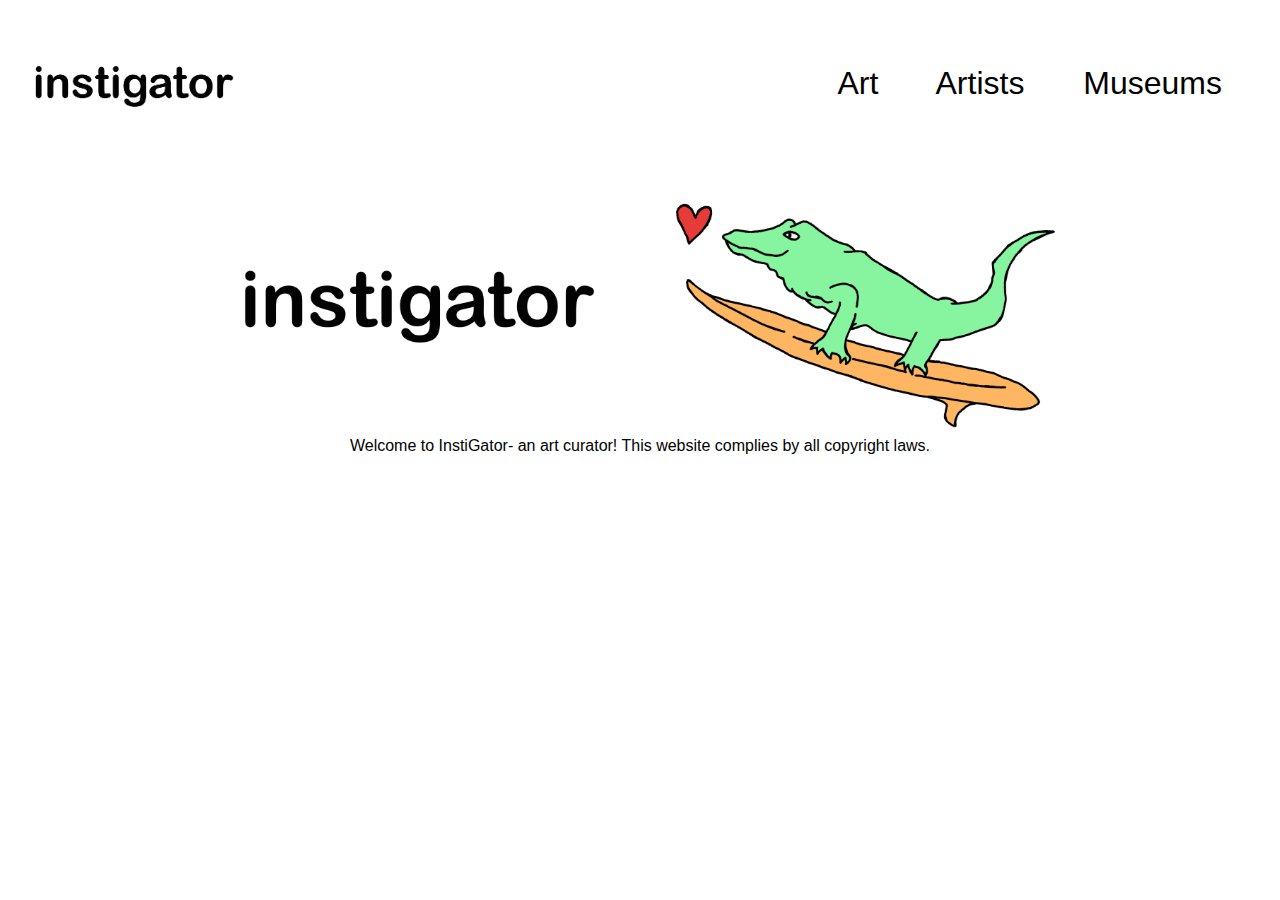
<file: index.html>
<!DOCTYPE html>
<html lang = "en">

<head>
  <meta charset="utf-8">
  <meta name="viewport" content="width=device-width">
  <title>instiGator</title>
  <link href="style.css" rel="stylesheet" type="text/css" />
  <link rel="icon" href="icon.PNG">
</head>

<body>
  <header>
    <table>
      <td>
        <tr style = "max-height: 100%">
          <a href =  "index.html" target = "_self">
            <img id = "nav_logo" src = "text_dark.PNG", alt = "logo">
          </a>    
        </tr>
        <tr>
          <div class="nav_bar">
            <div class = "nav_bar_links">
              <span class = "nav_bar_links_left"><a href = "other_html_files/art.html" target = "_self">Art</a></span>
              <a href = "https://www.google.ca/" target = "_self">Artists</a>
              <span class = "nav_bar_links_right"><a href = "https://www.google.ca/" target = "_self">Museums</a></span>
            </div>
          </div>
        </tr>
      </td>
    </table>
    
    <div align = "center">
      <img class = "logo_header" src = "text_dark.PNG" alt = "Crocodile on a surfboard">
      <img class = "logo_header" src = "logo_plain.PNG" alt = "instigator">
    </div>
  </header>

  <!--temp iframe-->
  <!-- iframe src = "other_html_files/art.html" width = "100%" height = "100%"></iframe -->
  <div class = "nav_text">Welcome to InstiGator- an art curator! This website complies by all copyright laws.</div>
  
</body>

</html>
</file>
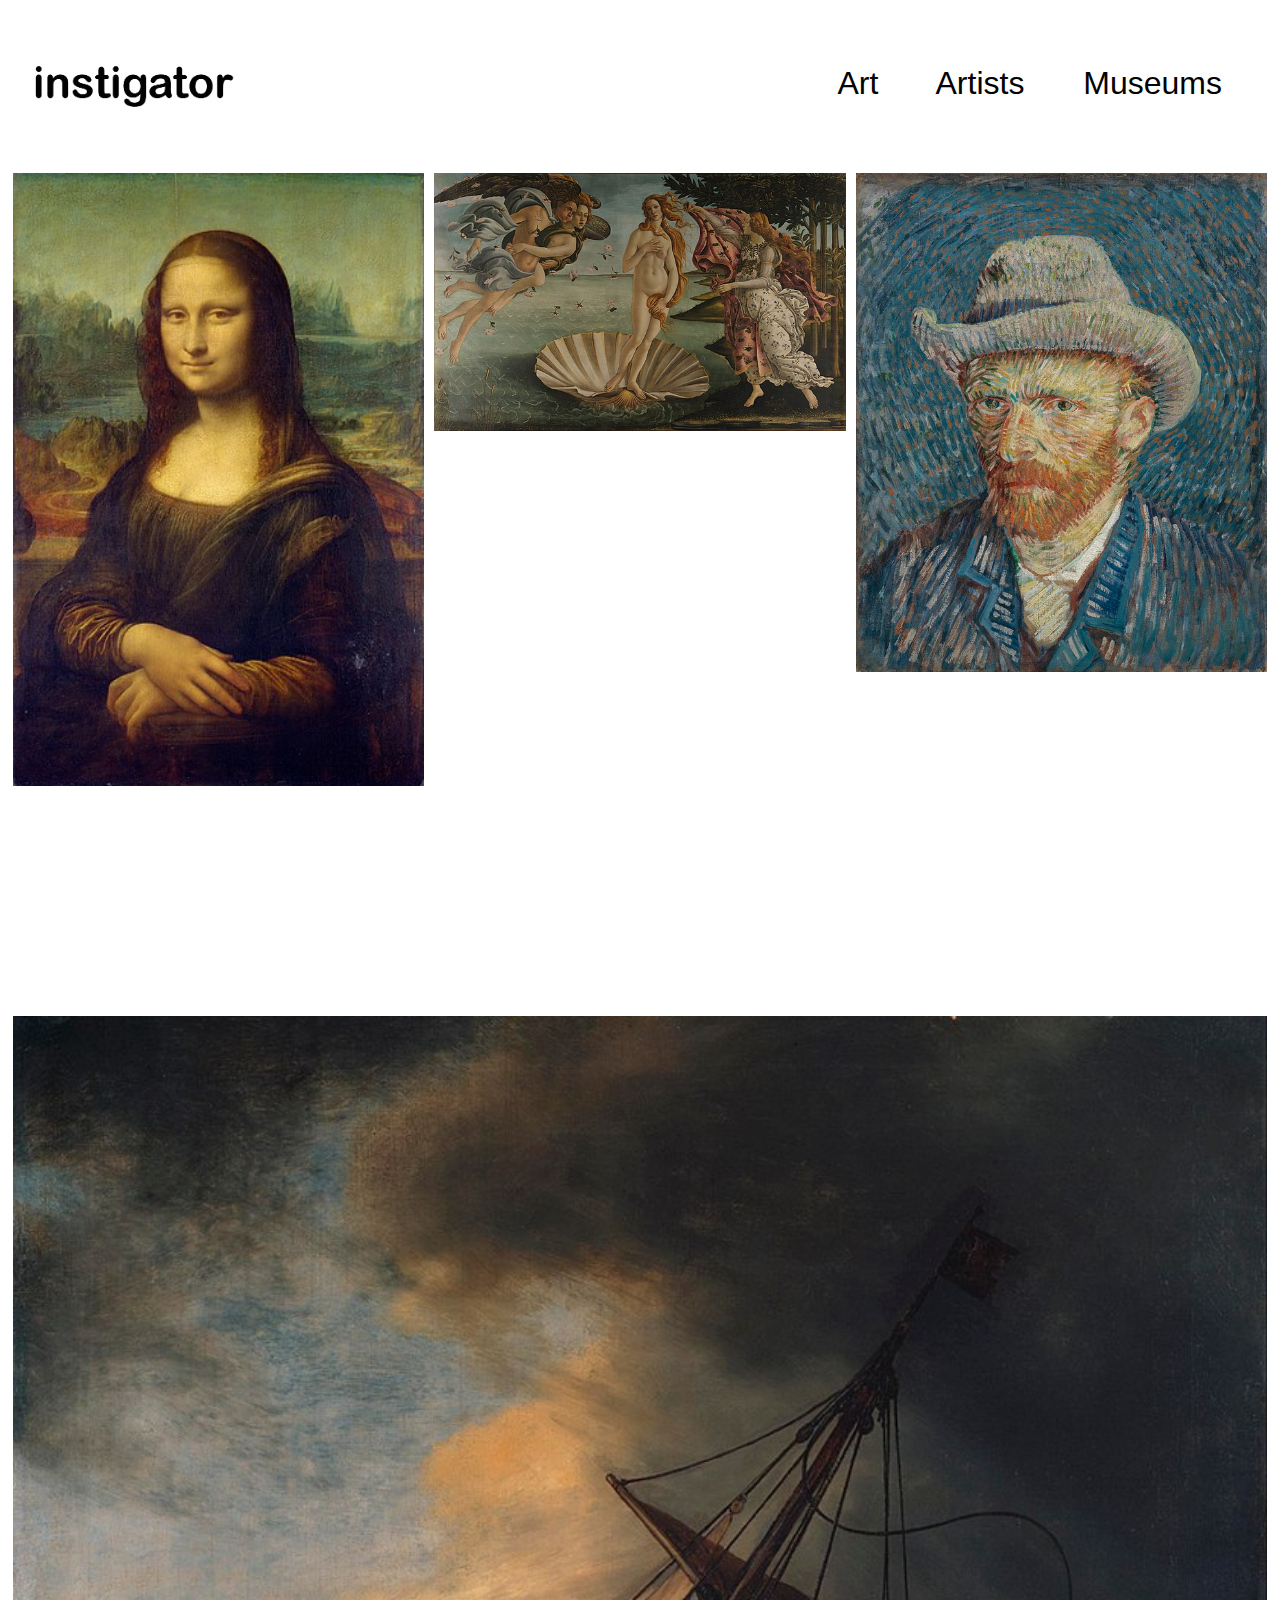
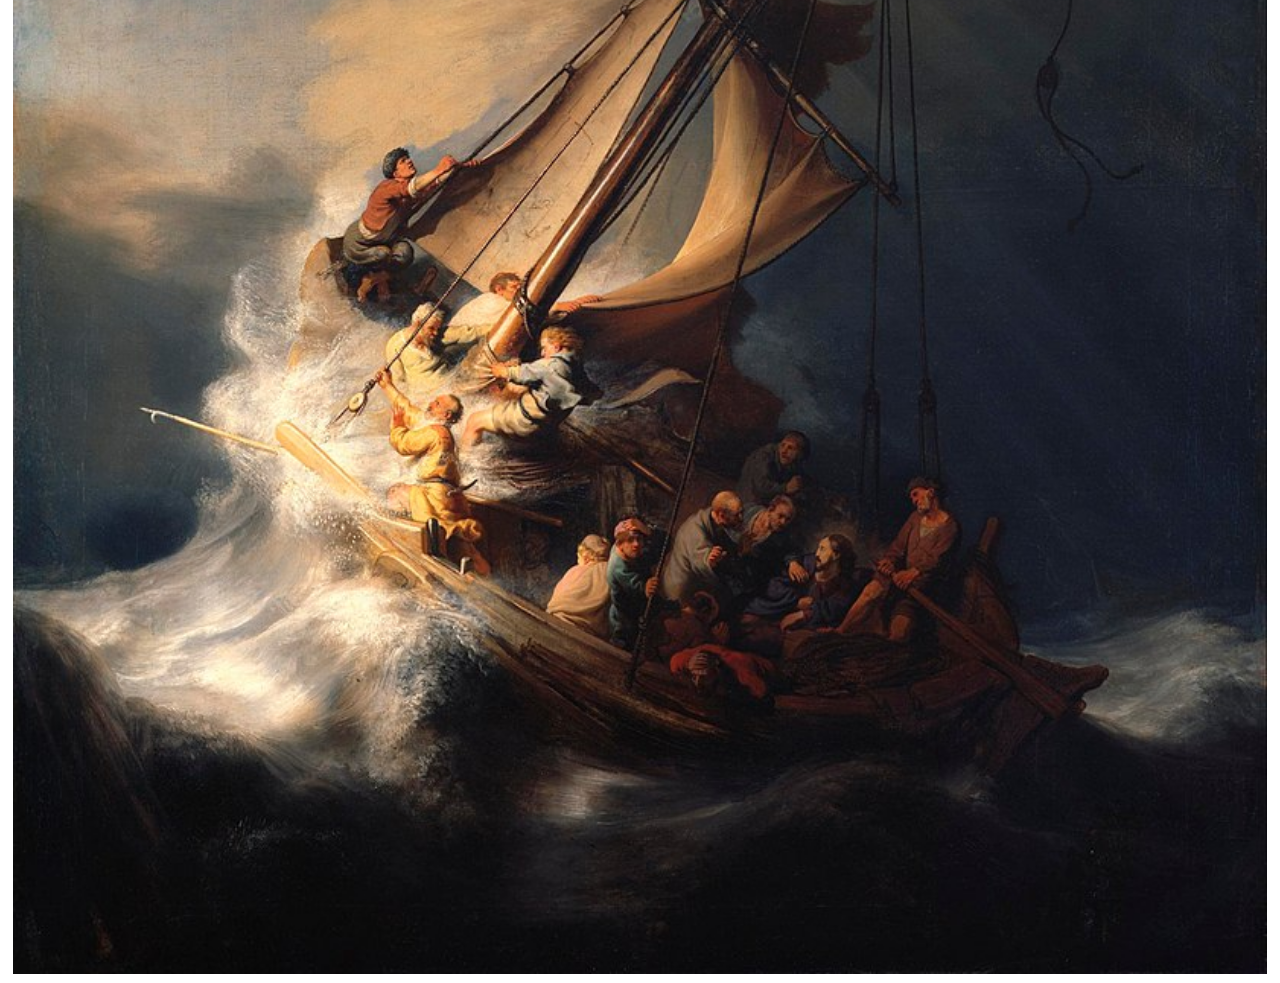
<file: other_html_files/art.html>
<!DOCTYPE html>
<html lang = "en">
  
<head>
  <meta charset="utf-8">
  <meta name="viewport" content="width=device-width">
  <title>Art</title>
  <link href="../style.css" rel="stylesheet" type="text/css" />
  <link rel="icon" type="image/x-icon" href="../icon.PNG">
</head>

<body>
  <header>
    <table>
      <td>
        <tr style = "max-height: 100%">
          <a href =  "../index.html" target = "_self">
            <img id = "nav_logo" src = "../text_dark.PNG", alt = "logo">
          </a>    
        </tr>
        <tr>
          <div class="nav_bar">
            <div class = "nav_bar_links">
              <span class = "nav_bar_links_left"><a href = "../other_html_files/art.html" target = "_self">Art</a></span>
              <a href = "https://www.google.ca/" target = "_self">Artists</a>
              <span class = "nav_bar_links_right"><a href = "https://www.google.ca/" target = "_self">Museums</a></span>
            </div>
          </div>
        </tr>
      </td>
    </table>
  </header>

  <!-- paintings?? -->
  <div class = "grid-container" style = "max-width: 100%">
    <div class = "grid-row1">
      <div class = "grid-item" style = "aspect-ratio: 2/3">
        <a href = "../paintings/mona_lisa.html" target = "_self"><img class = "art_thumbnail" src = "../paintings/img/mona_lisa_small.jpg" alt = "the Mona Lisa, by Leonardo DaVinci"></a>
      </div>
      <div class = "grid-item" style = "aspect-ratio: 11/7">
        <a><img class = "art_thumbnail" src = "../paintings/img/venus_small.jpg" alt = "the Birth of Venus, by Sandra Boticelli"></a>
      </div>
      <div class = "grid-item" style = "aspect-ratio: 1/2">
        <a><img class = "art_thumbnail" src = "../paintings/img/van_gogh_self_portait_1.jpg" alt = "Self-Portait with Grey Felt Hat, by Vincent Van Gogh"></a>
      </div>
    </div>
      
    <div class = "grid-row1" >
      <div class = "grid-item" style = "aspect-ratop: 2/3">
        <a><img class = "art_thumbnail" src = "../paintings/img/sea_of_galilee.jpg" alt = "Storm on the Sea of Galilee, by Rembrandt"></a>
      </div>
    </div>
  </div>
</body>
</html>
</file>
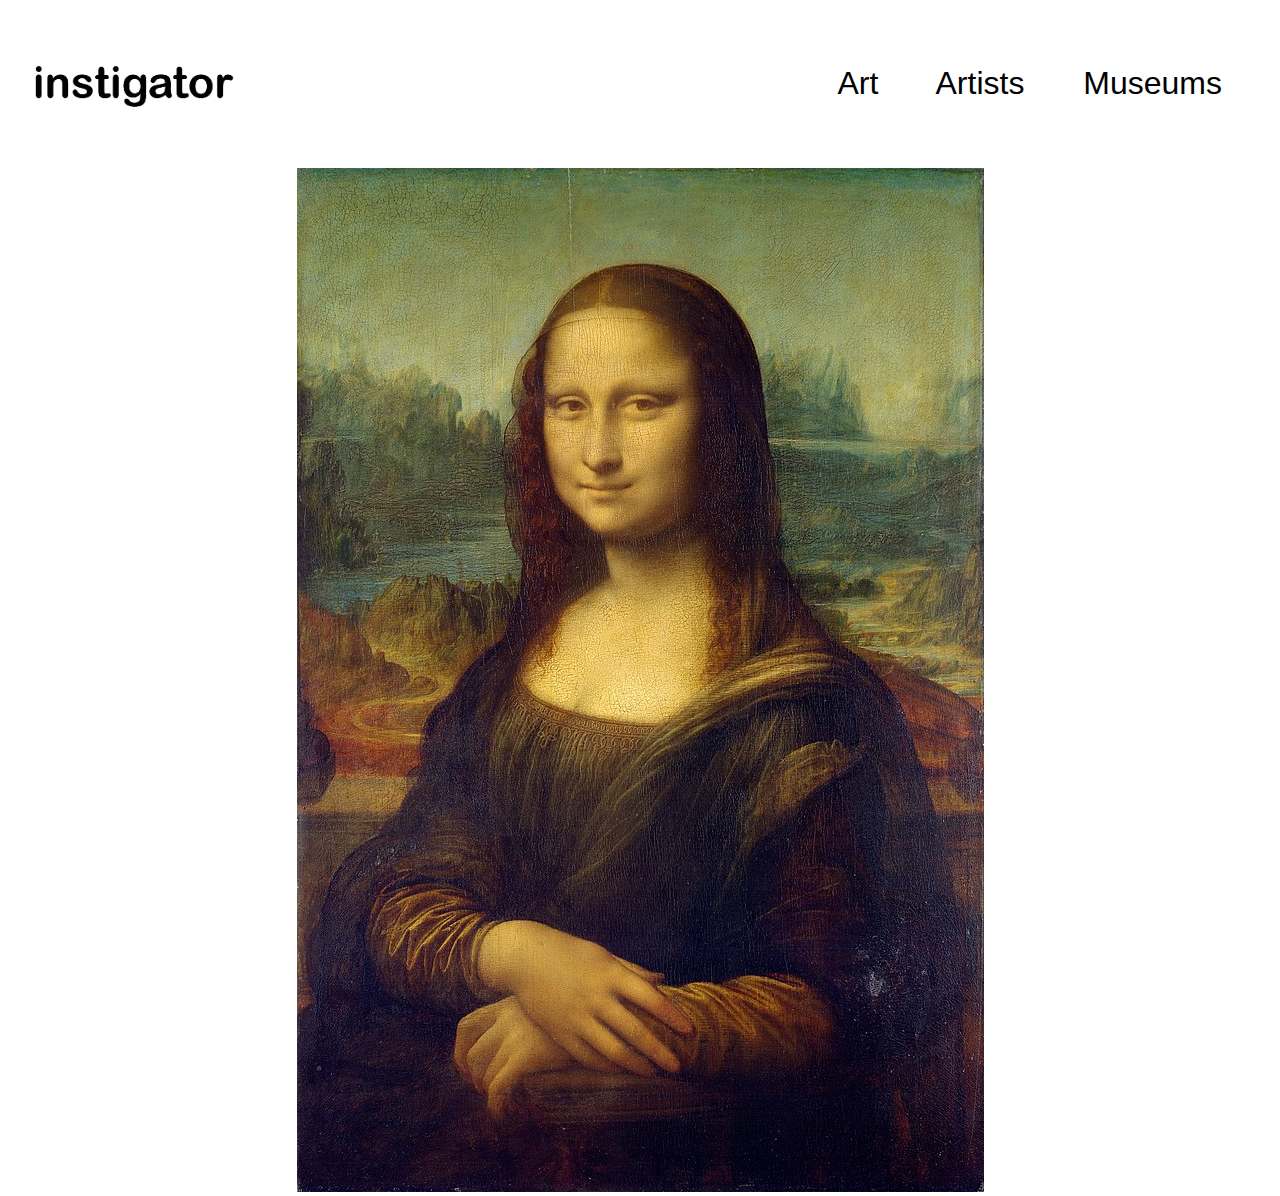
<file: paintings/venus.html>
<!DOCTYPE html>
<html lang = "en">

<head>
  <meta charset="utf-8">
  <meta name="viewport" content="width=device-width">
  <title>the Birth of Venus</title>
  <link href="../style.css" rel="stylesheet" type="text/css" />
  <link rel="icon" type="image/x-icon" href="../icon.PNG">
</head>

<body>
  <header>
    <table>
      <td>
        <tr style = "max-height: 100%">
          <a href =  "../index.html" target = "_self">
            <img id = "nav_logo" src = "../text_dark.PNG", alt = "logo">
          </a>    
        </tr>
        <tr>
          <div class="nav_bar">
            <div class = "nav_bar_links">
              <span class = "nav_bar_links_left"><a href = "../other_html_files/art.html" target = "_self">Art</a></span>
              <a href = "https://www.google.ca/" target = "_self">Artists</a>
              <span class = "nav_bar_links_right"><a href = "https://www.google.ca/" target = "_self">Museums</a></span>
            </div>
          </div>
        </tr>
      </td>
    </table>
  </header>

  <!-- Mona Lisa -->
  <div align = "center">
    <img src = "img/mona_lisa_large.jpg", alt = "Mona Lisa">
  </div>
  
</body>

</html>
</file>
<file: style.css>
html {
  height: 100%;
  max-width: 100%;
}
header{
  max-width: 100%;
}

/*navigation bar
green: #87f59f*/ 
.nav_bar{
  background-color: #ffffff;
  color: #020202;
  
  max-width: 100%;
  min-width: 775px;
  max-height: 100%;
  text-align: right;
  line-height: 150px;
  
  font-family: "Arial Rounded MT Bold", "Arial Black", Arial;
  font-size: 200%;
}
.nav_bar_links{
  text-decoration: none;
}
.nav_bar_links_left{
  padding-right: 50px;
  text-decoration: none;
}
.nav_bar_links_right{
  padding-left: 50px;
  padding-right: 50px;
  text-decoration: none;
}
#nav_logo{
  width: 250px;
  height: 150px;
  float: left;
  background-color: white;
}

/*text*/
.image_blurb_title{
  font-family: Arial Rounded MT Bold, Arial Black, Arial;
  font-size: 250%;
  color: #020202;
  text-align: center;  
}
.nav_text{
  font-family: Arial Rounded MT Bold, Arial Black, Arial;
  font-size: 100%;
  color: #020202;
  text-align: center;
}

/*images*/
.logo_header{
  max-width: 35%;
  max-height: 35%;
  object-fit: cover;
  /*object-position: center;*/
}
/*art html thumbnail images*/
.art_thumbnail{
  width: 100%;
  width: 100%;
}
.zoom_painting{
  cursor: zoom-in;
  width: 100%;
  height: 100%;
}

/*grid layout*/
.grid-container {
  display: flex;
  flex-wrap: wrap;
  
}
.grid-row1{
  width: 100%;
  display: flex;
  max-height: 75%;
}
/* .grid-row2{
  width: 100%;
  display: flex;
  
} */
.grid-item{
  flex: 1;
  box-sizing: border-box;
  padding: 5px;
  width: 33%
}

/* links*/
a:link{
  color: #020202;
  text-decoration: none;
}
a:visited{
  color: darkslategray;
  text-decoration: none;
}
a:focus{
  color: #020202;
  text-decoration: none;
}
a:hover{
  color:  #fc5132;
  text-decoration: none;
}
a:active{
  color: #fc5132;
  text-decoration: none;
}

/*from google arts and culture
*image-rendering: optimizeSpeed;
*image-rendering: -webkit-optimize-contrast;*/
</file>
